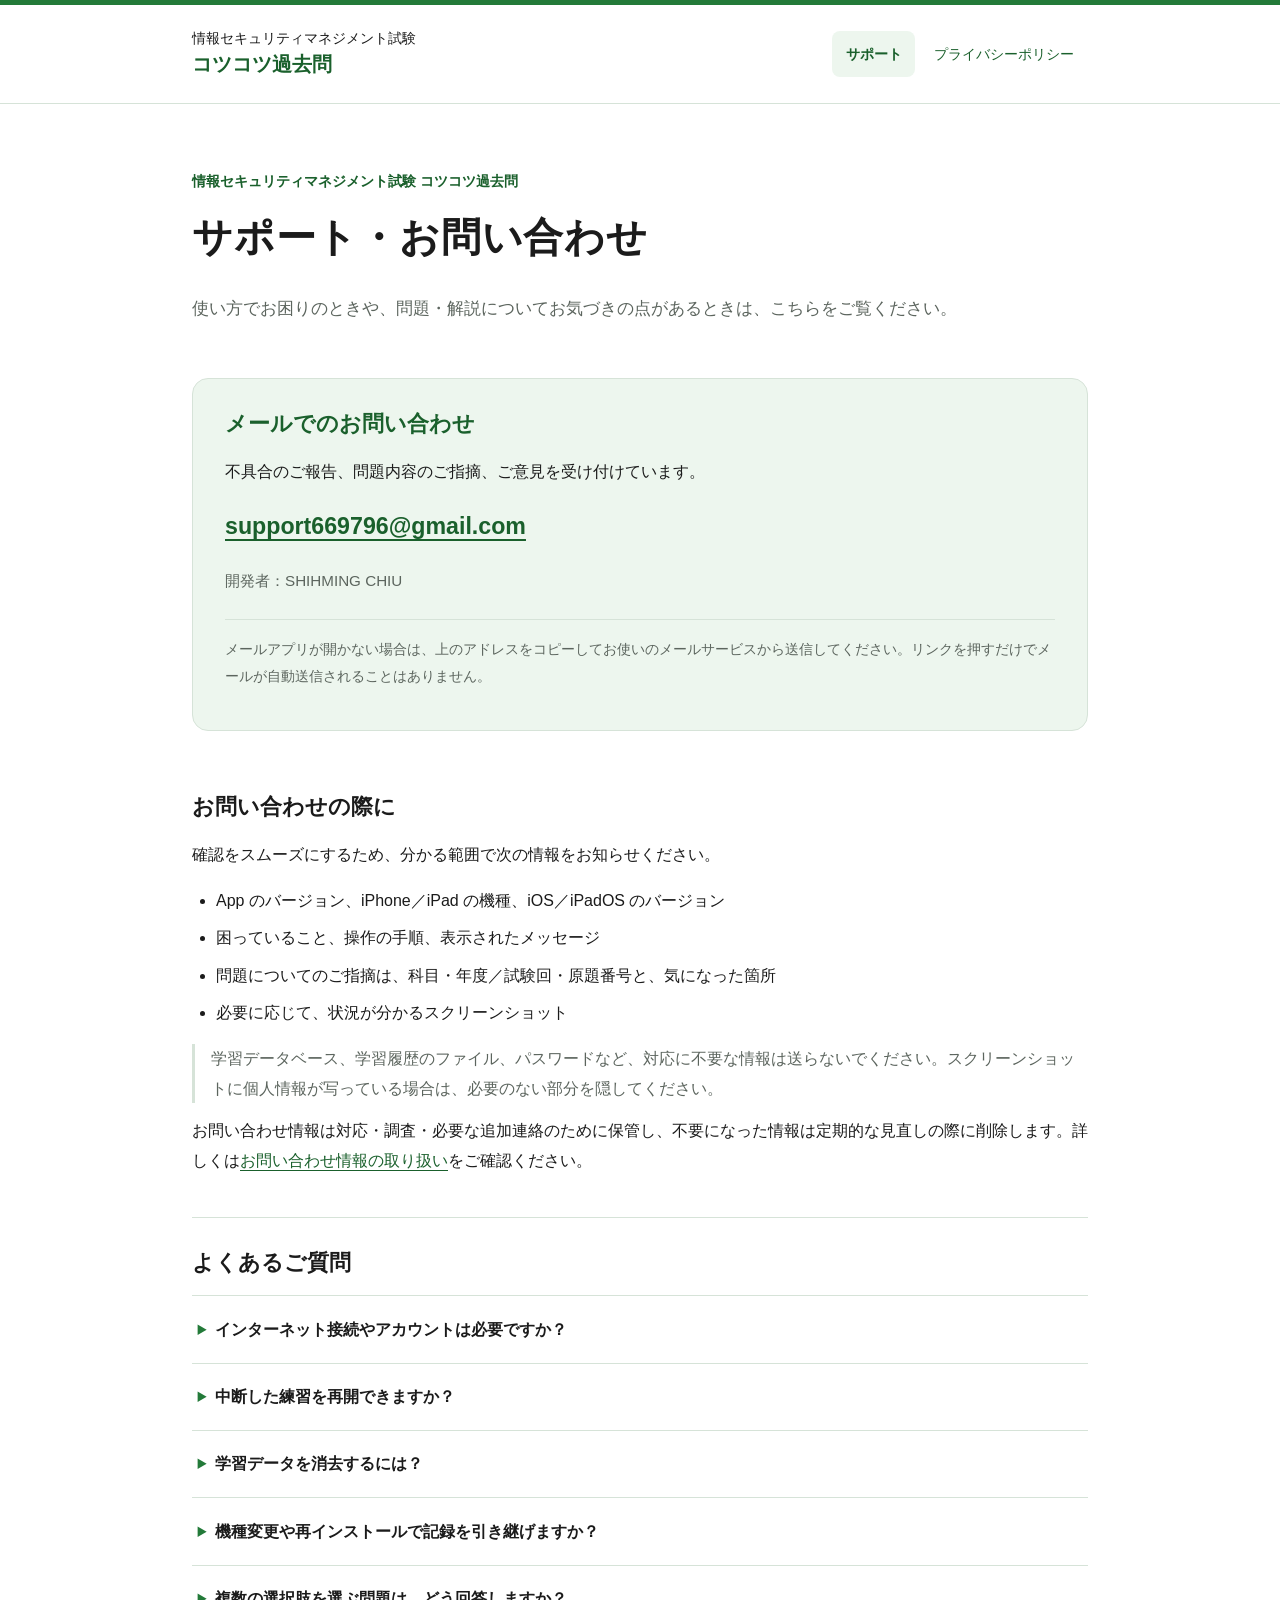
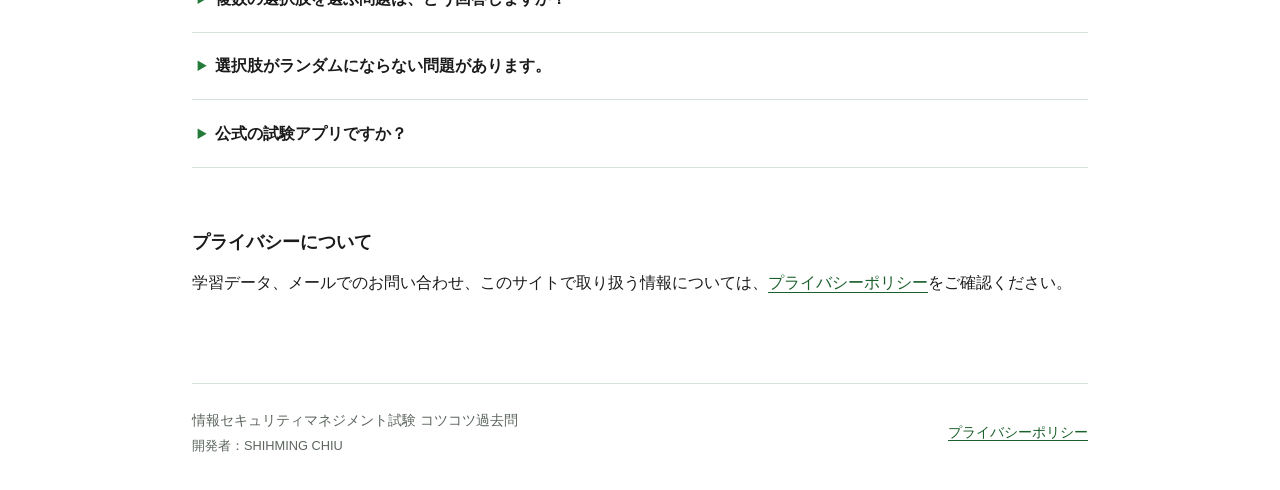
<file: index.html>
<!doctype html>
<html lang="ja">
<head>
  <meta charset="utf-8">
  <meta name="viewport" content="width=device-width, initial-scale=1">
  <meta name="description" content="情報セキュリティマネジメント試験 コツコツ過去問のサポートページ。使い方、学習データの管理、不具合や問題内容に関するお問い合わせをご案内します。">
  <meta name="theme-color" content="#237A39">
  <title>サポート・お問い合わせ | 情報セキュリティマネジメント試験 コツコツ過去問</title>
  <link rel="stylesheet" href="style.css">
  <link rel="canonical" href="https://shimingg.github.io/sg-kotsukotsu-support/">
</head>
<body>
  <a class="skip-link" href="#main">本文へ移動</a>
  <header class="site-header">
    <div class="container header-inner">
      <a class="brand" href="./"><span>情報セキュリティマネジメント試験</span><strong>コツコツ過去問</strong></a>
      <nav aria-label="メインナビゲーション">
        <a href="./" aria-current="page">サポート</a>
        <a href="privacy.html">プライバシーポリシー</a>
      </nav>
    </div>
  </header>
  <main class="container" id="main">
    <div class="page-heading">
      <p class="eyebrow">情報セキュリティマネジメント試験 コツコツ過去問</p>
      <h1><span>サポート・</span><span>お問い合わせ</span></h1>
      <p class="lead">使い方でお困りのときや、問題・解説についてお気づきの点があるときは、こちらをご覧ください。</p>
    </div>

    <section class="contact-panel" aria-labelledby="contact-title">
      <div>
        <h2 id="contact-title">メールでのお問い合わせ</h2>
        <p>不具合のご報告、問題内容のご指摘、ご意見を受け付けています。</p>
        <a class="email-address" href="mailto:support669796@gmail.com?subject=SG%20%E3%82%B3%E3%83%84%E3%82%B3%E3%83%84%E9%81%8E%E5%8E%BB%E5%95%8F%20%E3%81%8A%E5%95%8F%E3%81%84%E5%90%88%E3%82%8F%E3%81%9B">support669796@gmail.com</a>
        <p class="muted">開発者：SHIHMING CHIU</p>
      </div>
      <p class="contact-note">メールアプリが開かない場合は、上のアドレスをコピーしてお使いのメールサービスから送信してください。リンクを押すだけでメールが自動送信されることはありません。</p>
    </section>

    <section class="content-section" aria-labelledby="report-title">
      <h2 id="report-title">お問い合わせの際に</h2>
      <p>確認をスムーズにするため、分かる範囲で次の情報をお知らせください。</p>
      <ul>
        <li>App のバージョン、iPhone／iPad の機種、iOS／iPadOS のバージョン</li>
        <li>困っていること、操作の手順、表示されたメッセージ</li>
        <li>問題についてのご指摘は、科目・年度／試験回・原題番号と、気になった箇所</li>
        <li>必要に応じて、状況が分かるスクリーンショット</li>
      </ul>
      <p class="note">学習データベース、学習履歴のファイル、パスワードなど、対応に不要な情報は送らないでください。スクリーンショットに個人情報が写っている場合は、必要のない部分を隠してください。</p>
      <p>お問い合わせ情報は対応・調査・必要な追加連絡のために保管し、不要になった情報は定期的な見直しの際に削除します。詳しくは<a href="privacy.html#contact-data">お問い合わせ情報の取り扱い</a>をご確認ください。</p>
    </section>

    <section class="content-section" aria-labelledby="faq-title">
      <h2 id="faq-title">よくあるご質問</h2>
      <div class="faq-list">
        <details>
          <summary>インターネット接続やアカウントは必要ですか？</summary>
          <div class="answer"><p>問題への回答、解説の閲覧、復習、学習記録の確認は、インストール後にオフラインで利用できます。アカウント登録は不要です。出典などの外部サイトを開くときやメールを送信するときは、インターネット接続が必要です。</p></div>
        </details>
        <details>
          <summary>中断した練習を再開できますか？</summary>
          <div class="answer"><p>進行中の練習がある場合、ホームの「続きから学習」から再開できます。別の練習を始めるときは、表示される確認内容をご確認ください。</p></div>
        </details>
        <details>
          <summary>学習データを消去するには？</summary>
          <div class="answer"><p>App の設定で「学習データをすべて消去」を選び、確認画面で「すべて消去する」を選択します。回答履歴、結果、途中の練習、ブックマークが消去され、毎日の目標や問題の選択設定も初期状態に戻ります。内蔵の問題集は削除されません。</p><p>この操作は元に戻せません。また、既存の iCloud・コンピュータのバックアップを削除する操作ではありません。</p></div>
        </details>
        <details>
          <summary>機種変更や再インストールで記録を引き継げますか？</summary>
          <div class="answer"><p>本 App 独自のクラウド同期やデータのエクスポート・復元機能はありません。端末の設定によっては学習データが iCloud やコンピュータのバックアップに含まれる場合がありますが、本 App が引き継ぎを保証するものではありません。</p><p>不具合の解決のために再インストールやデータ消去を検討している場合は、実行する前にお問い合わせください。開発者側に学習データのコピーはなく、削除された記録を開発者が復元することはできません。</p></div>
        </details>
        <details>
          <summary>複数の選択肢を選ぶ問題は、どう回答しますか？</summary>
          <div class="answer"><p>問題に指定された数の選択肢を選び、「回答する」で確定します。選択済みの項目は、もう一度押すと取り消せます。確定する前の選択は正式な回答として数えず、途中の練習を再開したときも保持します。</p></div>
        </details>
        <details>
          <summary>選択肢がランダムにならない問題があります。</summary>
          <div class="answer"><p>科目 B や、図・選択肢の記号との対応によって混乱が生じる問題では、原題の順序を保ちます。ランダム設定を有効にしていても、すべての問題が並び替わるわけではありません。</p></div>
        </details>
        <details>
          <summary>公式の試験アプリですか？</summary>
          <div class="answer"><p>本 App は独立した開発者による学習用アプリであり、IPA（独立行政法人情報処理推進機構）が提供・認定する公式アプリではありません。問題の出典や利用条件は App 内の「出典・利用条件」および各問題の出典情報から確認できます。</p></div>
        </details>
      </div>
    </section>
    <section class="closing-note" aria-labelledby="privacy-title">
      <h2 id="privacy-title">プライバシーについて</h2>
      <p>学習データ、メールでのお問い合わせ、このサイトで取り扱う情報については、<a href="privacy.html">プライバシーポリシー</a>をご確認ください。</p>
    </section>
  </main>
  <footer class="site-footer container">
    <p>情報セキュリティマネジメント試験 コツコツ過去問<br><span>開発者：SHIHMING CHIU</span></p>
    <a href="privacy.html">プライバシーポリシー</a>
  </footer>
</body>
</html>
</file>
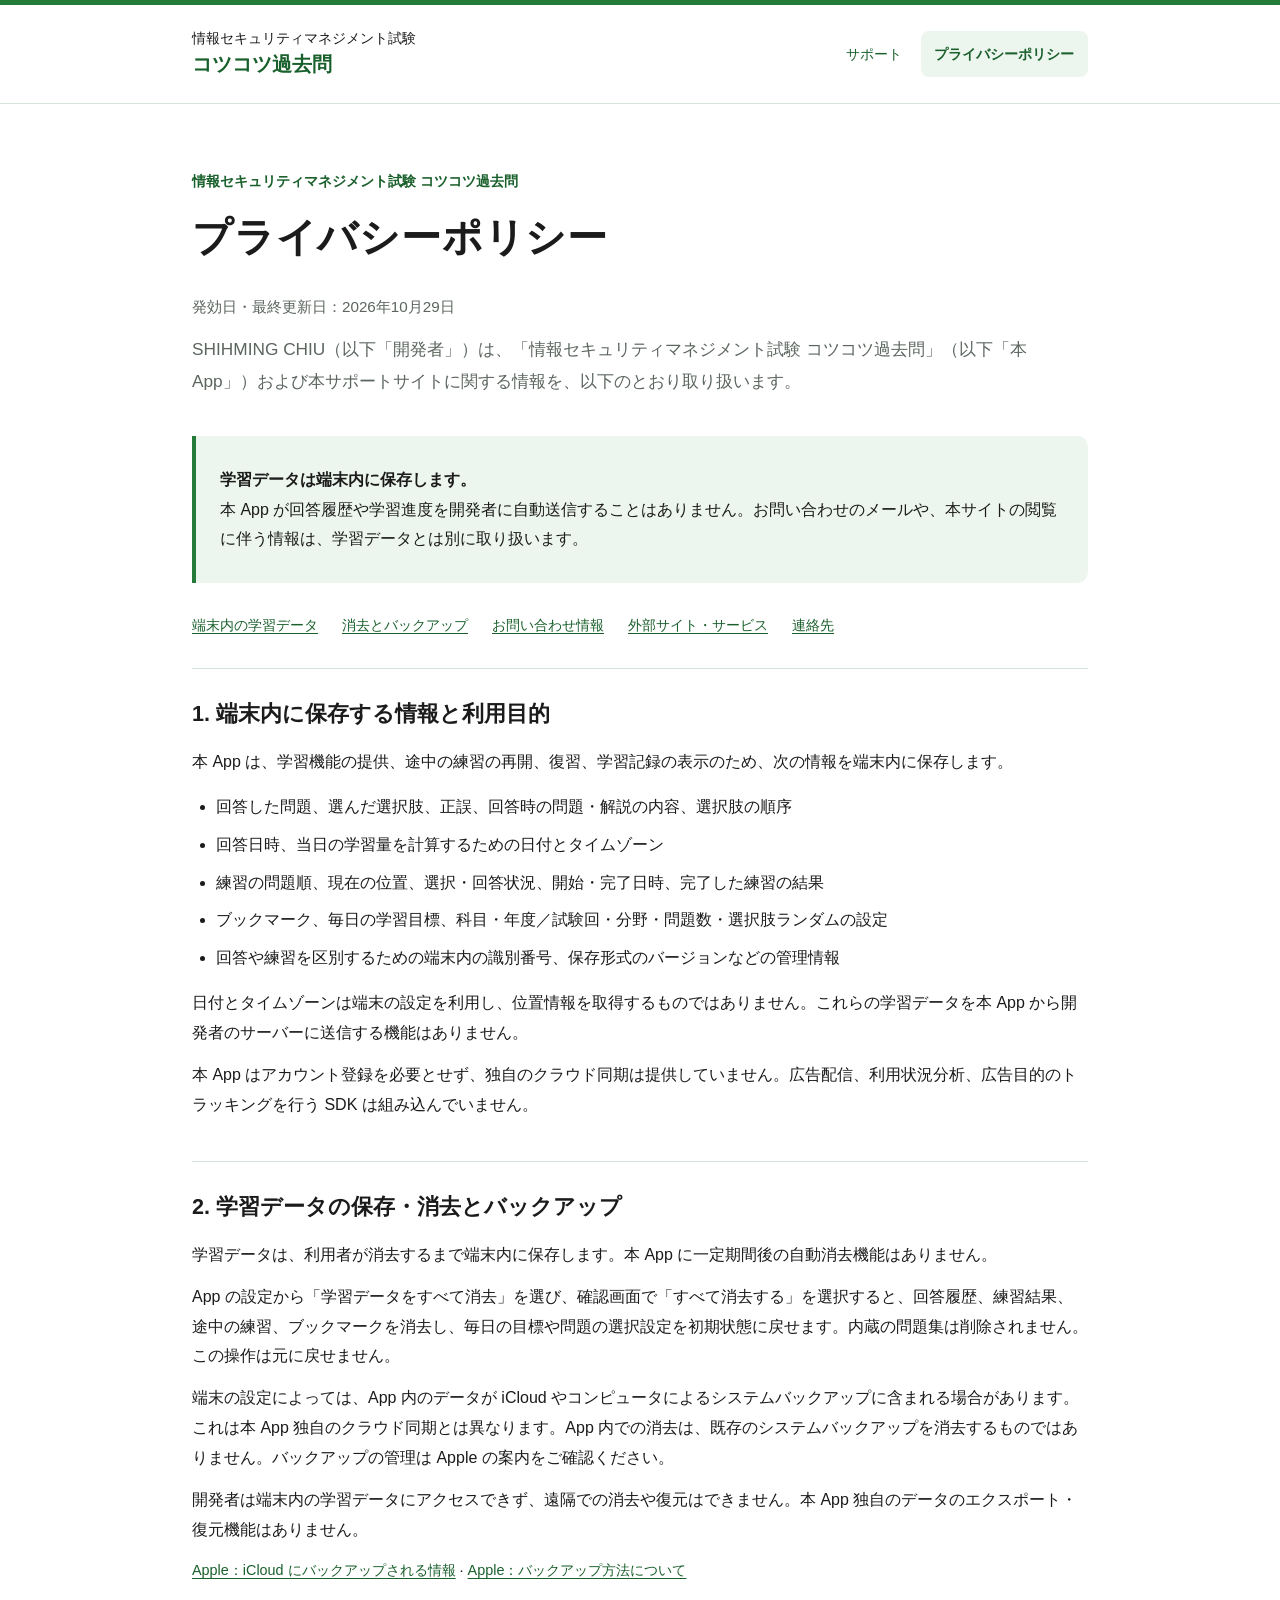
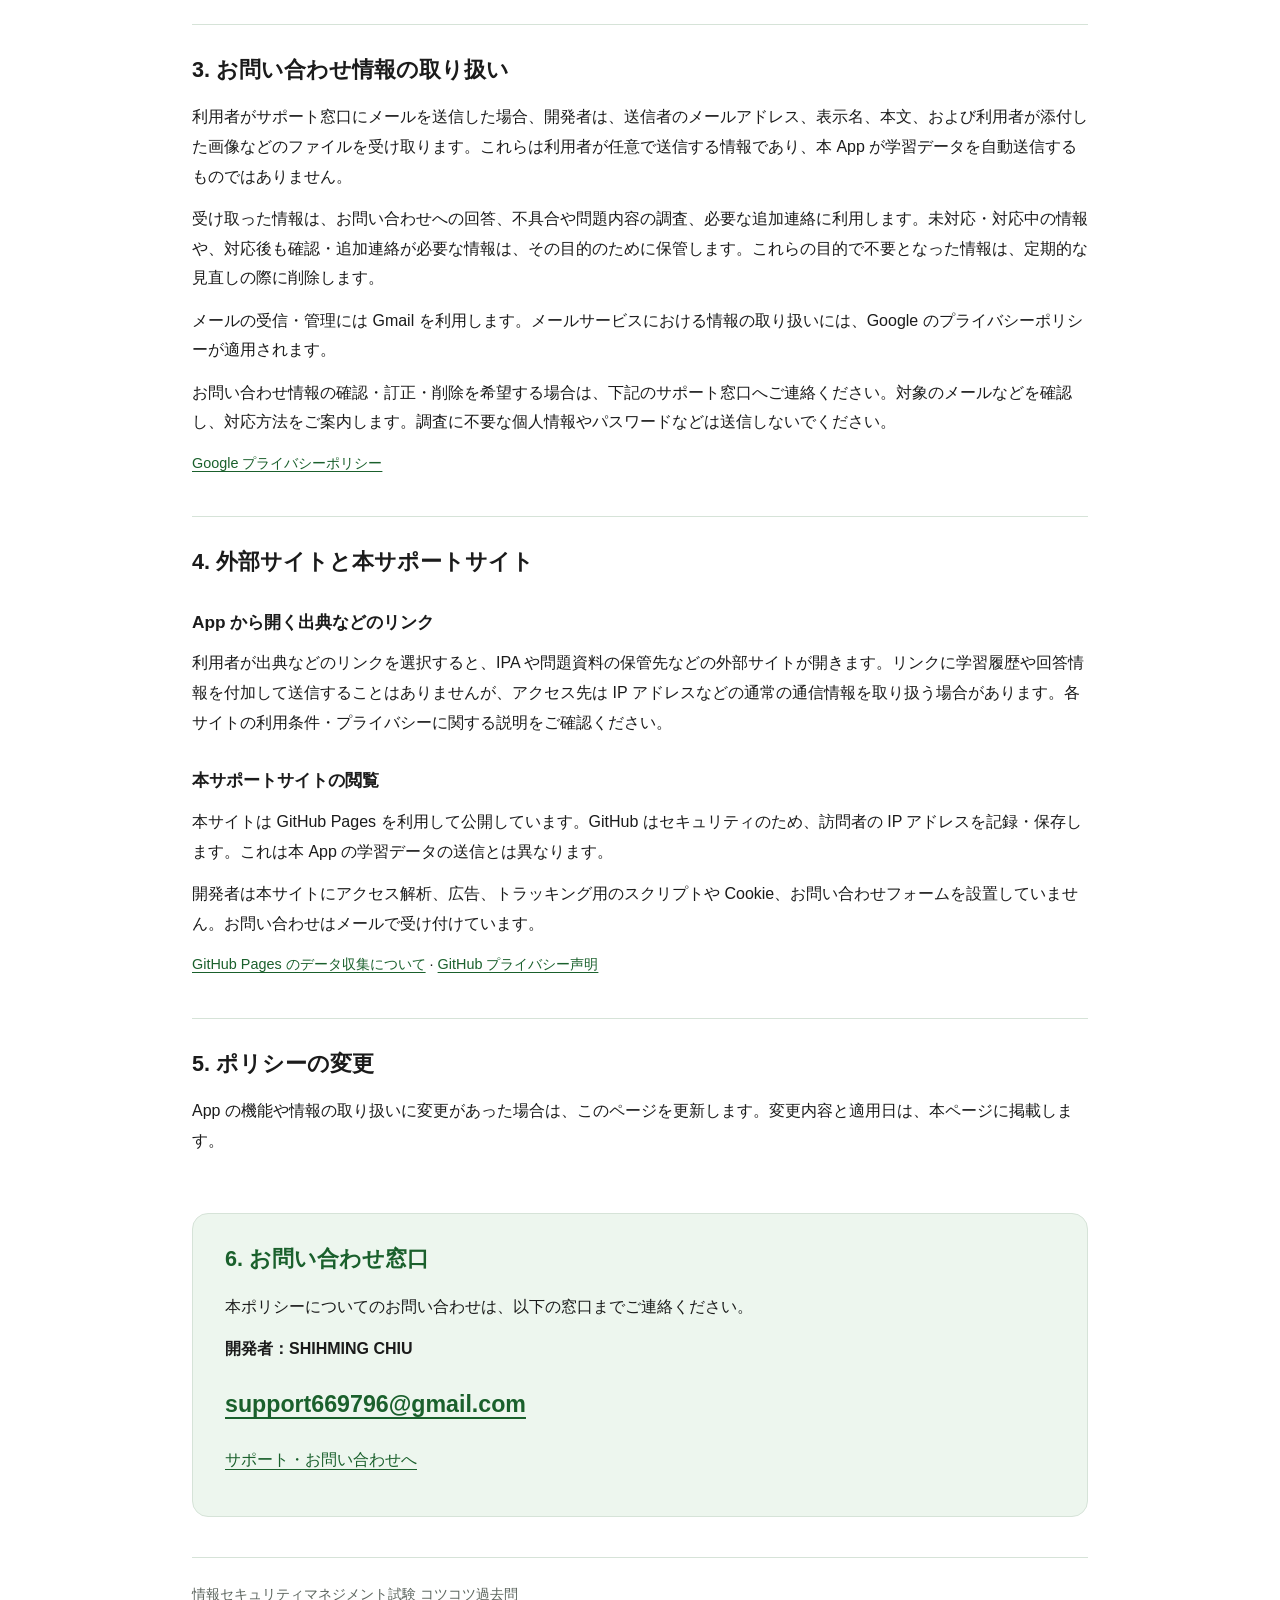
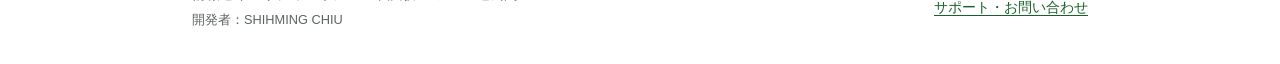
<file: privacy.html>
<!doctype html>
<html lang="ja">
<head>
  <meta charset="utf-8">
  <meta name="viewport" content="width=device-width, initial-scale=1">
  <meta name="description" content="情報セキュリティマネジメント試験 コツコツ過去問のプライバシーポリシー。端末内の学習データ、バックアップ、サポートメール、外部サービスの取り扱いについて説明します。">
  <meta name="theme-color" content="#237A39">
  <title>プライバシーポリシー | 情報セキュリティマネジメント試験 コツコツ過去問</title>
  <link rel="stylesheet" href="style.css">
  <link rel="canonical" href="https://shimingg.github.io/sg-kotsukotsu-support/privacy.html">
</head>
<body>
  <a class="skip-link" href="#main">本文へ移動</a>
  <header class="site-header">
    <div class="container header-inner">
      <a class="brand" href="./"><span>情報セキュリティマネジメント試験</span><strong>コツコツ過去問</strong></a>
      <nav aria-label="メインナビゲーション">
        <a href="./">サポート</a>
        <a href="privacy.html" aria-current="page">プライバシーポリシー</a>
      </nav>
    </div>
  </header>
  <main class="container policy" id="main">
    <div class="page-heading">
      <p class="eyebrow">情報セキュリティマネジメント試験 コツコツ過去問</p>
      <h1><span>プライバシー</span><span>ポリシー</span></h1>
      <p class="date">発効日・最終更新日：<time datetime="2026-10-29">2026年10月29日</time></p>
      <p class="lead">SHIHMING CHIU（以下「開発者」）は、「情報セキュリティマネジメント試験 コツコツ過去問」（以下「本 App」）および本サポートサイトに関する情報を、以下のとおり取り扱います。</p>
    </div>
    <div class="policy-summary">
      <p><strong>学習データは端末内に保存します。</strong><br>本 App が回答履歴や学習進度を開発者に自動送信することはありません。お問い合わせのメールや、本サイトの閲覧に伴う情報は、学習データとは別に取り扱います。</p>
    </div>
    <nav class="contents" aria-label="このページの内容">
      <a href="#learning-data">端末内の学習データ</a>
      <a href="#deletion">消去とバックアップ</a>
      <a href="#contact-data">お問い合わせ情報</a>
      <a href="#external-services">外部サイト・サービス</a>
      <a href="#contact">連絡先</a>
    </nav>

    <section class="content-section" id="learning-data" aria-labelledby="learning-title">
      <h2 id="learning-title">1. 端末内に保存する情報と利用目的</h2>
      <p>本 App は、学習機能の提供、途中の練習の再開、復習、学習記録の表示のため、次の情報を端末内に保存します。</p>
      <ul>
        <li>回答した問題、選んだ選択肢、正誤、回答時の問題・解説の内容、選択肢の順序</li>
        <li>回答日時、当日の学習量を計算するための日付とタイムゾーン</li>
        <li>練習の問題順、現在の位置、選択・回答状況、開始・完了日時、完了した練習の結果</li>
        <li>ブックマーク、毎日の学習目標、科目・年度／試験回・分野・問題数・選択肢ランダムの設定</li>
        <li>回答や練習を区別するための端末内の識別番号、保存形式のバージョンなどの管理情報</li>
      </ul>
      <p>日付とタイムゾーンは端末の設定を利用し、位置情報を取得するものではありません。これらの学習データを本 App から開発者のサーバーに送信する機能はありません。</p>
      <p>本 App はアカウント登録を必要とせず、独自のクラウド同期は提供していません。広告配信、利用状況分析、広告目的のトラッキングを行う SDK は組み込んでいません。</p>
    </section>

    <section class="content-section" id="deletion" aria-labelledby="deletion-title">
      <h2 id="deletion-title">2. 学習データの保存・消去とバックアップ</h2>
      <p>学習データは、利用者が消去するまで端末内に保存します。本 App に一定期間後の自動消去機能はありません。</p>
      <p>App の設定から「学習データをすべて消去」を選び、確認画面で「すべて消去する」を選択すると、回答履歴、練習結果、途中の練習、ブックマークを消去し、毎日の目標や問題の選択設定を初期状態に戻せます。内蔵の問題集は削除されません。この操作は元に戻せません。</p>
      <p>端末の設定によっては、App 内のデータが iCloud やコンピュータによるシステムバックアップに含まれる場合があります。これは本 App 独自のクラウド同期とは異なります。App 内での消去は、既存のシステムバックアップを消去するものではありません。バックアップの管理は Apple の案内をご確認ください。</p>
      <p>開発者は端末内の学習データにアクセスできず、遠隔での消去や復元はできません。本 App 独自のデータのエクスポート・復元機能はありません。</p>
      <p class="reference"><a href="https://support.apple.com/ja-jp/108770">Apple：iCloud にバックアップされる情報</a> · <a href="https://support.apple.com/ja-jp/108771">Apple：バックアップ方法について</a></p>
    </section>

    <section class="content-section" id="contact-data" aria-labelledby="contact-data-title">
      <h2 id="contact-data-title">3. お問い合わせ情報の取り扱い</h2>
      <p>利用者がサポート窓口にメールを送信した場合、開発者は、送信者のメールアドレス、表示名、本文、および利用者が添付した画像などのファイルを受け取ります。これらは利用者が任意で送信する情報であり、本 App が学習データを自動送信するものではありません。</p>
      <p>受け取った情報は、お問い合わせへの回答、不具合や問題内容の調査、必要な追加連絡に利用します。未対応・対応中の情報や、対応後も確認・追加連絡が必要な情報は、その目的のために保管します。これらの目的で不要となった情報は、定期的な見直しの際に削除します。</p>
      <p>メールの受信・管理には Gmail を利用します。メールサービスにおける情報の取り扱いには、Google のプライバシーポリシーが適用されます。</p>
      <p>お問い合わせ情報の確認・訂正・削除を希望する場合は、下記のサポート窓口へご連絡ください。対象のメールなどを確認し、対応方法をご案内します。調査に不要な個人情報やパスワードなどは送信しないでください。</p>
      <p class="reference"><a href="https://policies.google.com/privacy?hl=ja">Google プライバシーポリシー</a></p>
    </section>

    <section class="content-section" id="external-services" aria-labelledby="external-title">
      <h2 id="external-title">4. 外部サイトと本サポートサイト</h2>
      <h3>App から開く出典などのリンク</h3>
      <p>利用者が出典などのリンクを選択すると、IPA や問題資料の保管先などの外部サイトが開きます。リンクに学習履歴や回答情報を付加して送信することはありませんが、アクセス先は IP アドレスなどの通常の通信情報を取り扱う場合があります。各サイトの利用条件・プライバシーに関する説明をご確認ください。</p>
      <h3>本サポートサイトの閲覧</h3>
      <p>本サイトは GitHub Pages を利用して公開しています。GitHub はセキュリティのため、訪問者の IP アドレスを記録・保存します。これは本 App の学習データの送信とは異なります。</p>
      <p>開発者は本サイトにアクセス解析、広告、トラッキング用のスクリプトや Cookie、お問い合わせフォームを設置していません。お問い合わせはメールで受け付けています。</p>
      <p class="reference"><a href="https://docs.github.com/ja/pages/getting-started-with-github-pages/what-is-github-pages#data-collection">GitHub Pages のデータ収集について</a> · <a href="https://docs.github.com/ja/site-policy/privacy-policies/github-general-privacy-statement">GitHub プライバシー声明</a></p>
    </section>

    <section class="content-section" aria-labelledby="changes-title">
      <h2 id="changes-title">5. ポリシーの変更</h2>
      <p>App の機能や情報の取り扱いに変更があった場合は、このページを更新します。変更内容と適用日は、本ページに掲載します。</p>
    </section>

    <section class="contact-panel" id="contact" aria-labelledby="contact-title">
      <div>
        <h2 id="contact-title">6. お問い合わせ窓口</h2>
        <p>本ポリシーについてのお問い合わせは、以下の窓口までご連絡ください。</p>
        <p><strong>開発者：SHIHMING CHIU</strong></p>
        <a class="email-address" href="mailto:support669796@gmail.com?subject=SG%20%E3%82%B3%E3%83%84%E3%82%B3%E3%83%84%E9%81%8E%E5%8E%BB%E5%95%8F%20%E3%83%97%E3%83%A9%E3%82%A4%E3%83%90%E3%82%B7%E3%83%BC">support669796@gmail.com</a>
        <p><a href="./">サポート・お問い合わせへ</a></p>
      </div>
    </section>
  </main>
  <footer class="site-footer container">
    <p>情報セキュリティマネジメント試験 コツコツ過去問<br><span>開発者：SHIHMING CHIU</span></p>
    <a href="./">サポート・お問い合わせ</a>
  </footer>
</body>
</html>
</file>
<file: style.css>
:root {
  color-scheme: light;
  --ink: #1b1b1b;
  --muted: #5c655e;
  --green: #237a39;
  --green-dark: #1a602c;
  --pale: #edf6ee;
  --border: #d6e3d8;
  --paper: #ffffff;
  font-family: -apple-system, BlinkMacSystemFont, "Hiragino Kaku Gothic ProN", "Yu Gothic", Meiryo, sans-serif;
  font-size: 100%;
  line-height: 1.85;
  color: var(--ink);
  background: var(--paper);
}
* { box-sizing: border-box; }
body { margin: 0; }
a { color: var(--green-dark); text-underline-offset: .22em; text-decoration-thickness: .08em; overflow-wrap: anywhere; }
a:hover { color: var(--green); }
a:focus-visible, summary:focus-visible { outline: 3px solid var(--green); outline-offset: 5px; border-radius: 3px; }
p { margin: .8em 0; }
ul { padding-left: 1.5em; }
li + li { margin-top: .5em; }
h1, h2, h3 { line-height: 1.5; overflow-wrap: anywhere; }
h1 { font-size: clamp(1.75rem, 4.5vw, 2.5rem); letter-spacing: .02em; margin: .3em 0 .65em; }
h1 span { display: inline-block; }
h2 { font-size: 1.35rem; margin: 0 0 .75em; }
h3 { font-size: 1.08rem; margin: 1.8em 0 .5em; }
section, [id] { scroll-margin-top: 1.5rem; }
.container { width: min(100% - 3rem, 56rem); margin-inline: auto; }
.site-header { border-top: 5px solid var(--green); border-bottom: 1px solid var(--border); }
.header-inner { display: flex; align-items: center; justify-content: space-between; gap: 1.5rem; padding-block: 1.5rem; }
.brand { text-decoration: none; color: var(--ink); display: grid; line-height: 1.5; flex-shrink: 0; }
.brand span { font-size: .85rem; }
.brand strong { font-size: 1.25rem; color: var(--green-dark); }
.site-header nav { display: flex; flex-wrap: wrap; gap: .35rem; }
.site-header nav a { padding: .6rem .85rem; border-radius: .5rem; text-decoration: none; font-size: .9rem; }
.site-header nav a[aria-current="page"] { background: var(--pale); font-weight: 700; }
.page-heading { padding-block: 3.25rem 1.5rem; }
.eyebrow { color: var(--green-dark); font-size: .9rem; font-weight: 600; }
.lead { font-size: 1.08rem; color: var(--muted); }
.date, .muted { color: var(--muted); font-size: .95rem; }
.contact-panel { padding: 1.8rem 2rem; background: var(--pale); border: 1px solid var(--border); border-radius: 1rem; margin: 1rem 0 2rem; }
.contact-panel h2 { color: var(--green-dark); }
.email-address { display: inline-block; font-size: clamp(1rem, 3.5vw, 1.45rem); font-weight: 700; padding-block: .4rem; max-width: 100%; }
.contact-note { margin-top: 1.5rem; border-top: 1px solid var(--border); padding-top: 1rem; font-size: .9rem; color: var(--muted); }
.content-section { padding-block: 1.8rem; }
.content-section + .content-section { border-top: 1px solid var(--border); }
.note { padding-left: 1rem; border-left: 3px solid var(--border); color: var(--muted); }
.faq-list { border-top: 1px solid var(--border); }
details { border-bottom: 1px solid var(--border); }
summary { cursor: pointer; padding: 1.15rem .35rem; font-weight: 600; }
summary::marker { color: var(--green); }
details[open] summary { color: var(--green-dark); }
.answer { padding: 0 .4rem 1rem 1.4rem; }
.closing-note { padding-block: 2rem; }
.closing-note h2 { font-size: 1.1rem; }
.policy-summary { background: var(--pale); border-left: 4px solid var(--green); padding: 1rem 1.5rem; border-radius: 0 .65rem .65rem 0; }
.contents { display: flex; flex-wrap: wrap; gap: .6rem 1.5rem; padding-block: 1.5rem; font-size: .9rem; border-bottom: 1px solid var(--border); }
.contents a { padding-block: .35rem; }
.reference { font-size: .9rem; }
.site-footer { display: flex; flex-wrap: wrap; gap: 1rem 2rem; align-items: center; justify-content: space-between; padding-block: 1.5rem 2rem; border-top: 1px solid var(--border); font-size: .85rem; color: var(--muted); margin-top: 2.5rem; }
.site-footer p { margin: 0; }
.site-footer span { font-size: .8rem; }
.site-footer a { padding-block: .75rem; }
.skip-link { position: absolute; left: 1rem; top: -10rem; padding: .6rem 1rem; background: var(--paper); z-index: 2; }
.skip-link:focus { top: .5rem; }
@media (max-width: 44rem) {
  .header-inner { display: block; padding-block: 1.1rem; }
  .site-header nav { margin-top: 1rem; }
  .site-header nav a { padding-inline: .6rem; }
  .page-heading { padding-top: 2rem; }
}
@media (max-width: 26rem) {
  .container { width: calc(100% - 2rem); }
  .contact-panel { padding: 1.25rem; }
  .policy-summary { padding: .85rem 1.1rem; }
  .site-header nav { gap: .3rem; }
}
@media print {
  .site-header nav, .contents, .skip-link { display: none; }
  .container { width: 100%; }
  .page-heading { padding-block: 1rem; }
  .contact-panel, .policy-summary { break-inside: avoid; }
  body { font-size: 10pt; }
}
</file>
